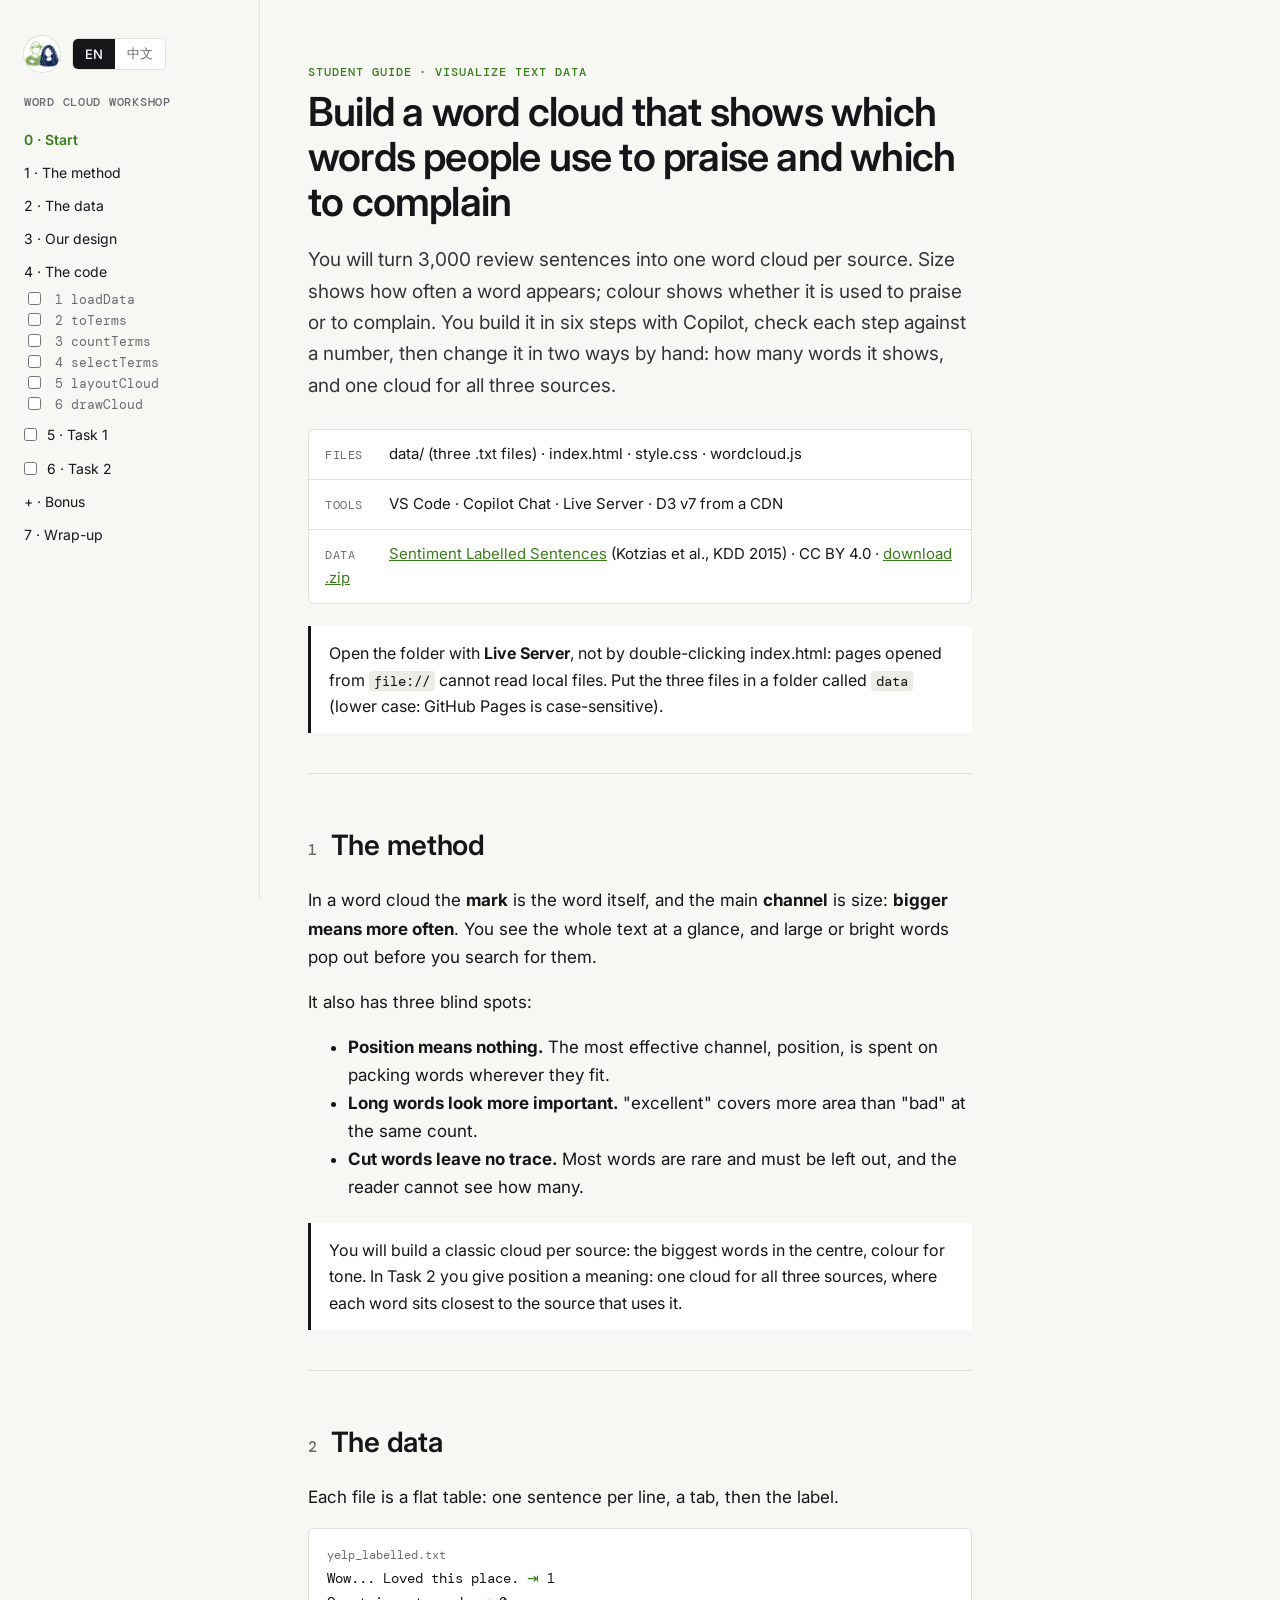
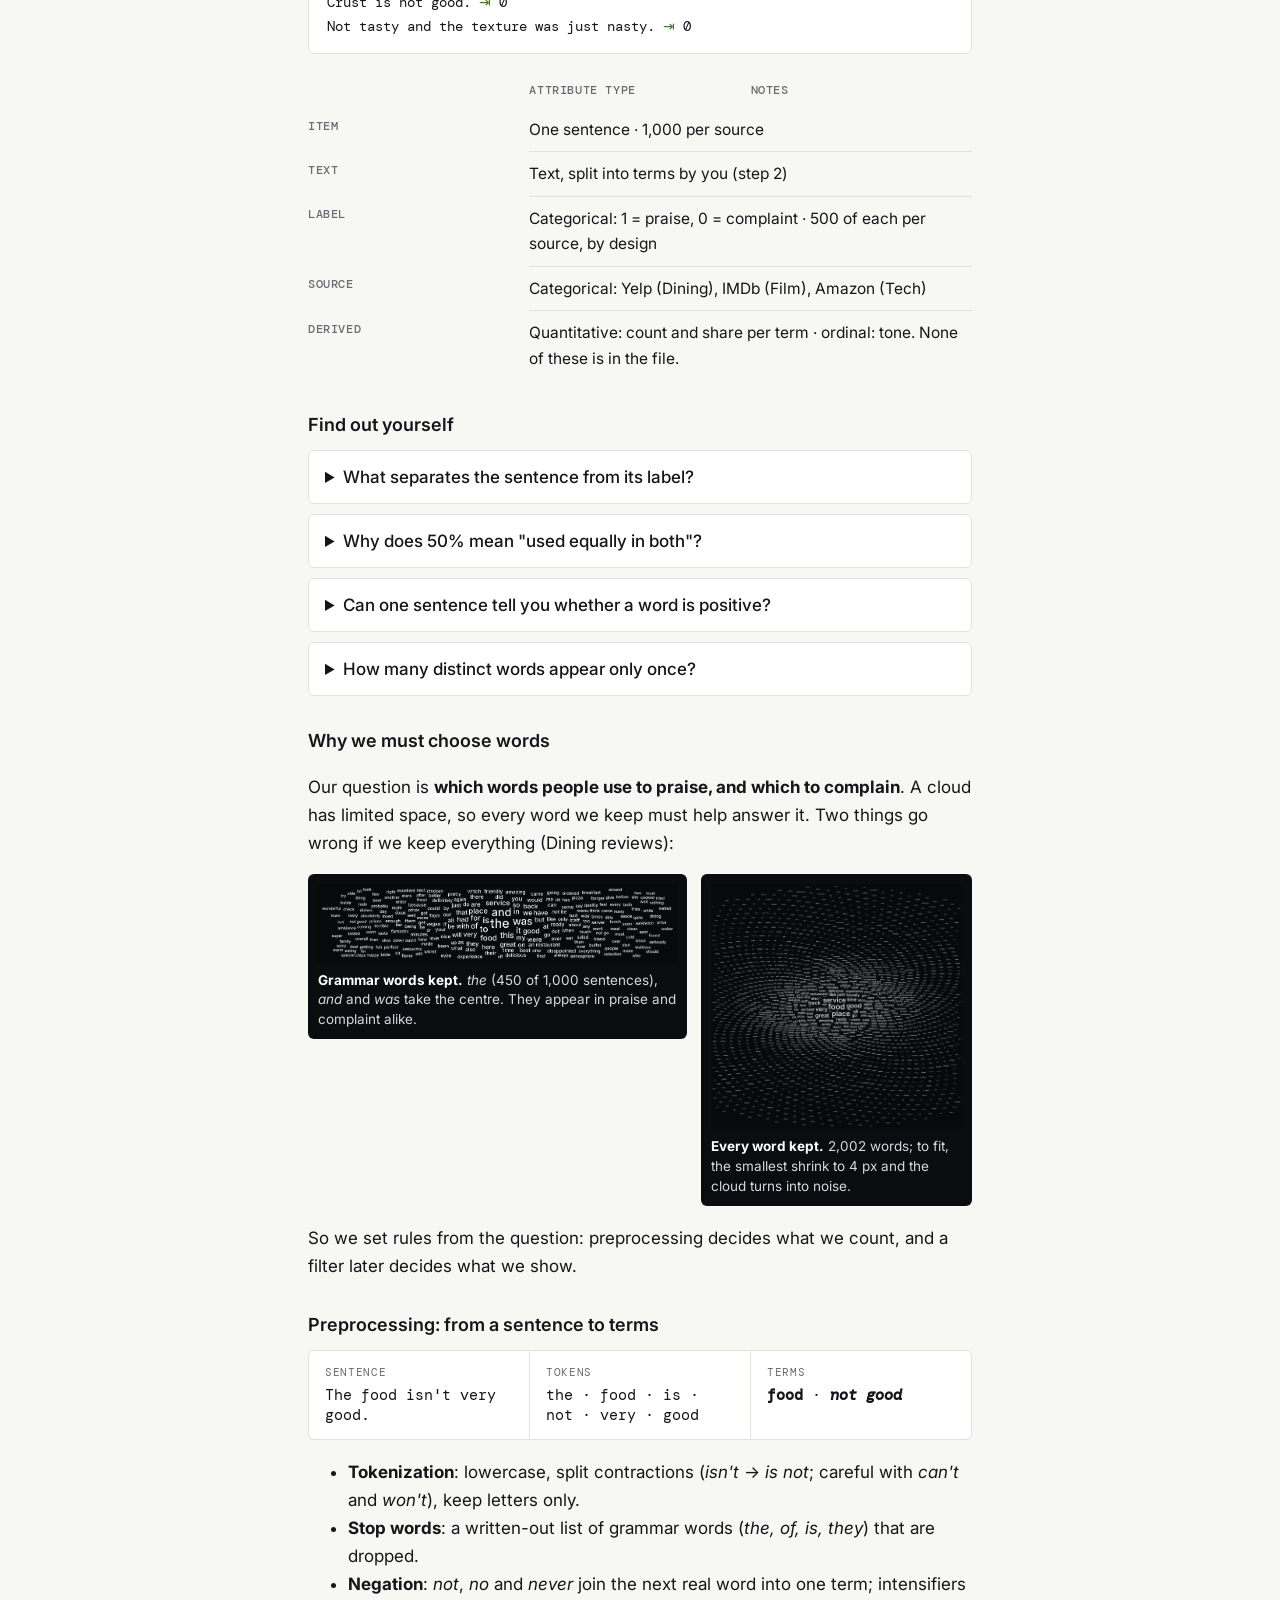
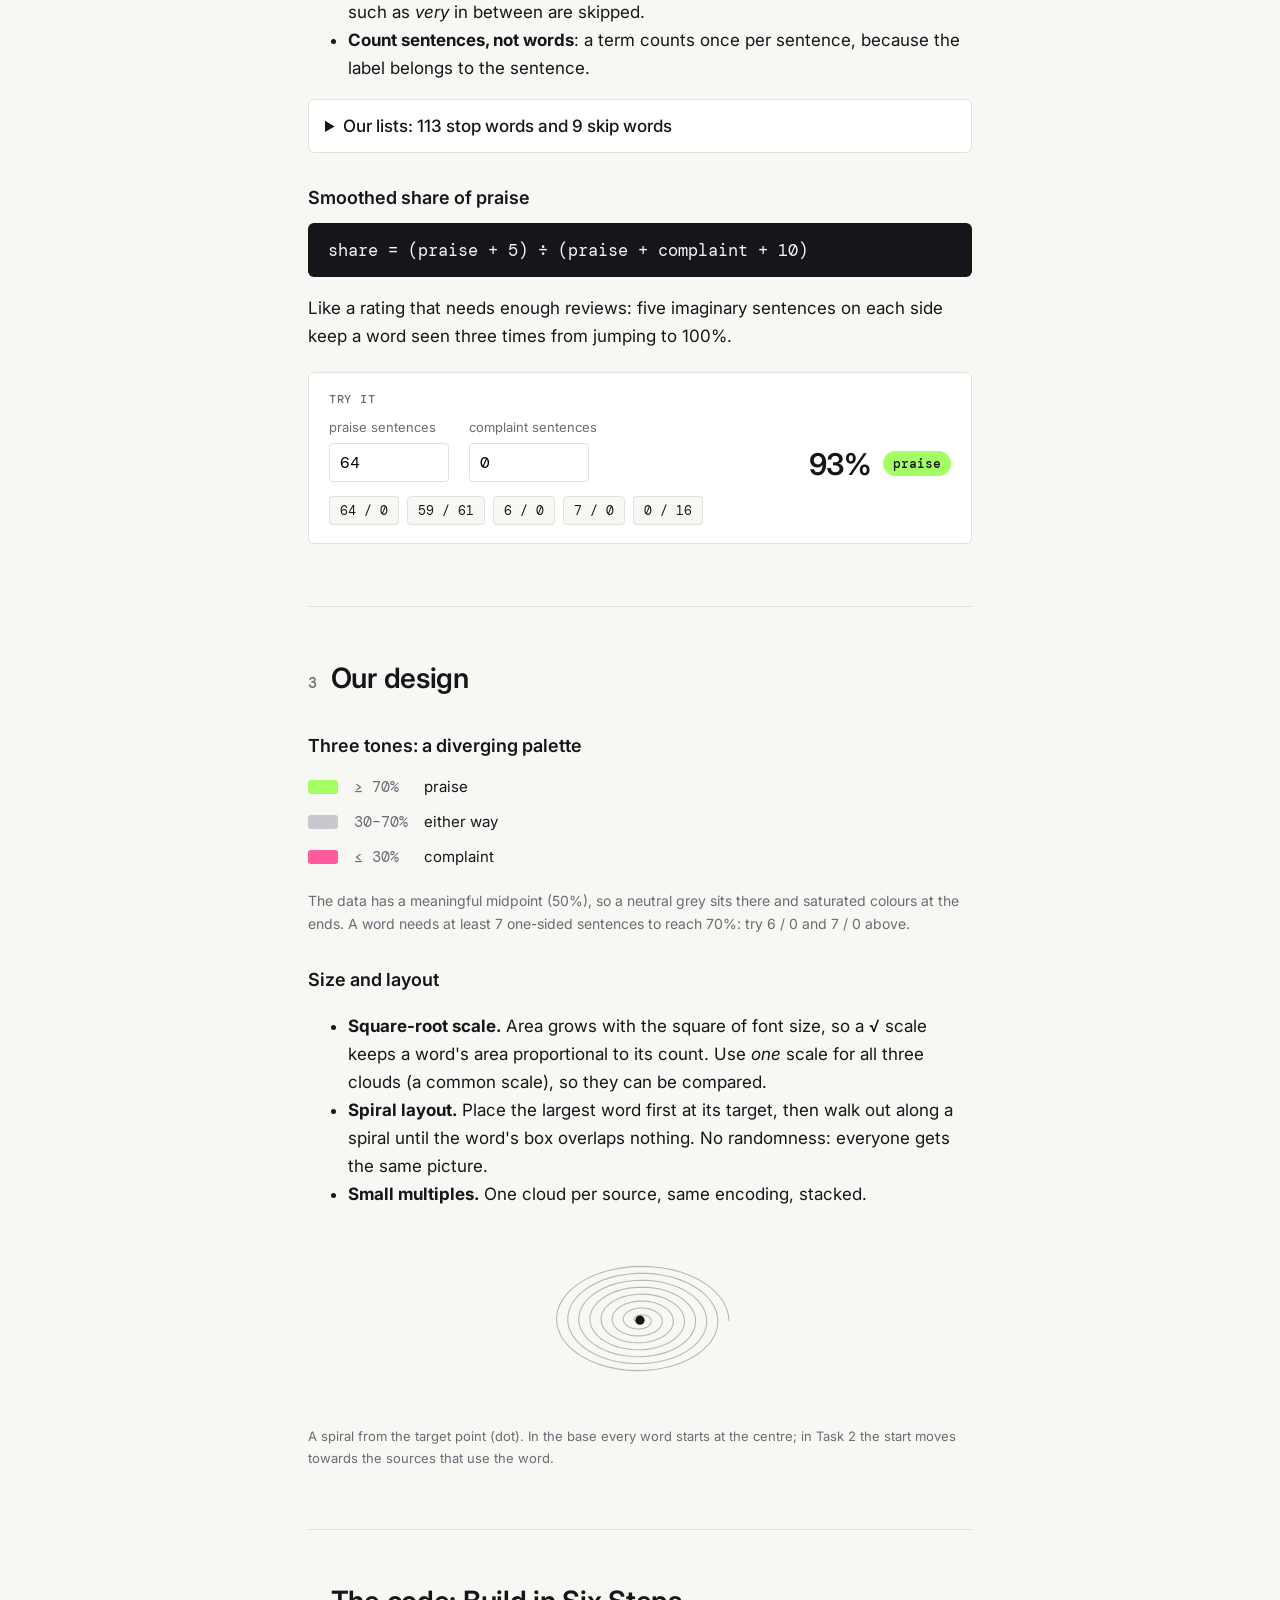
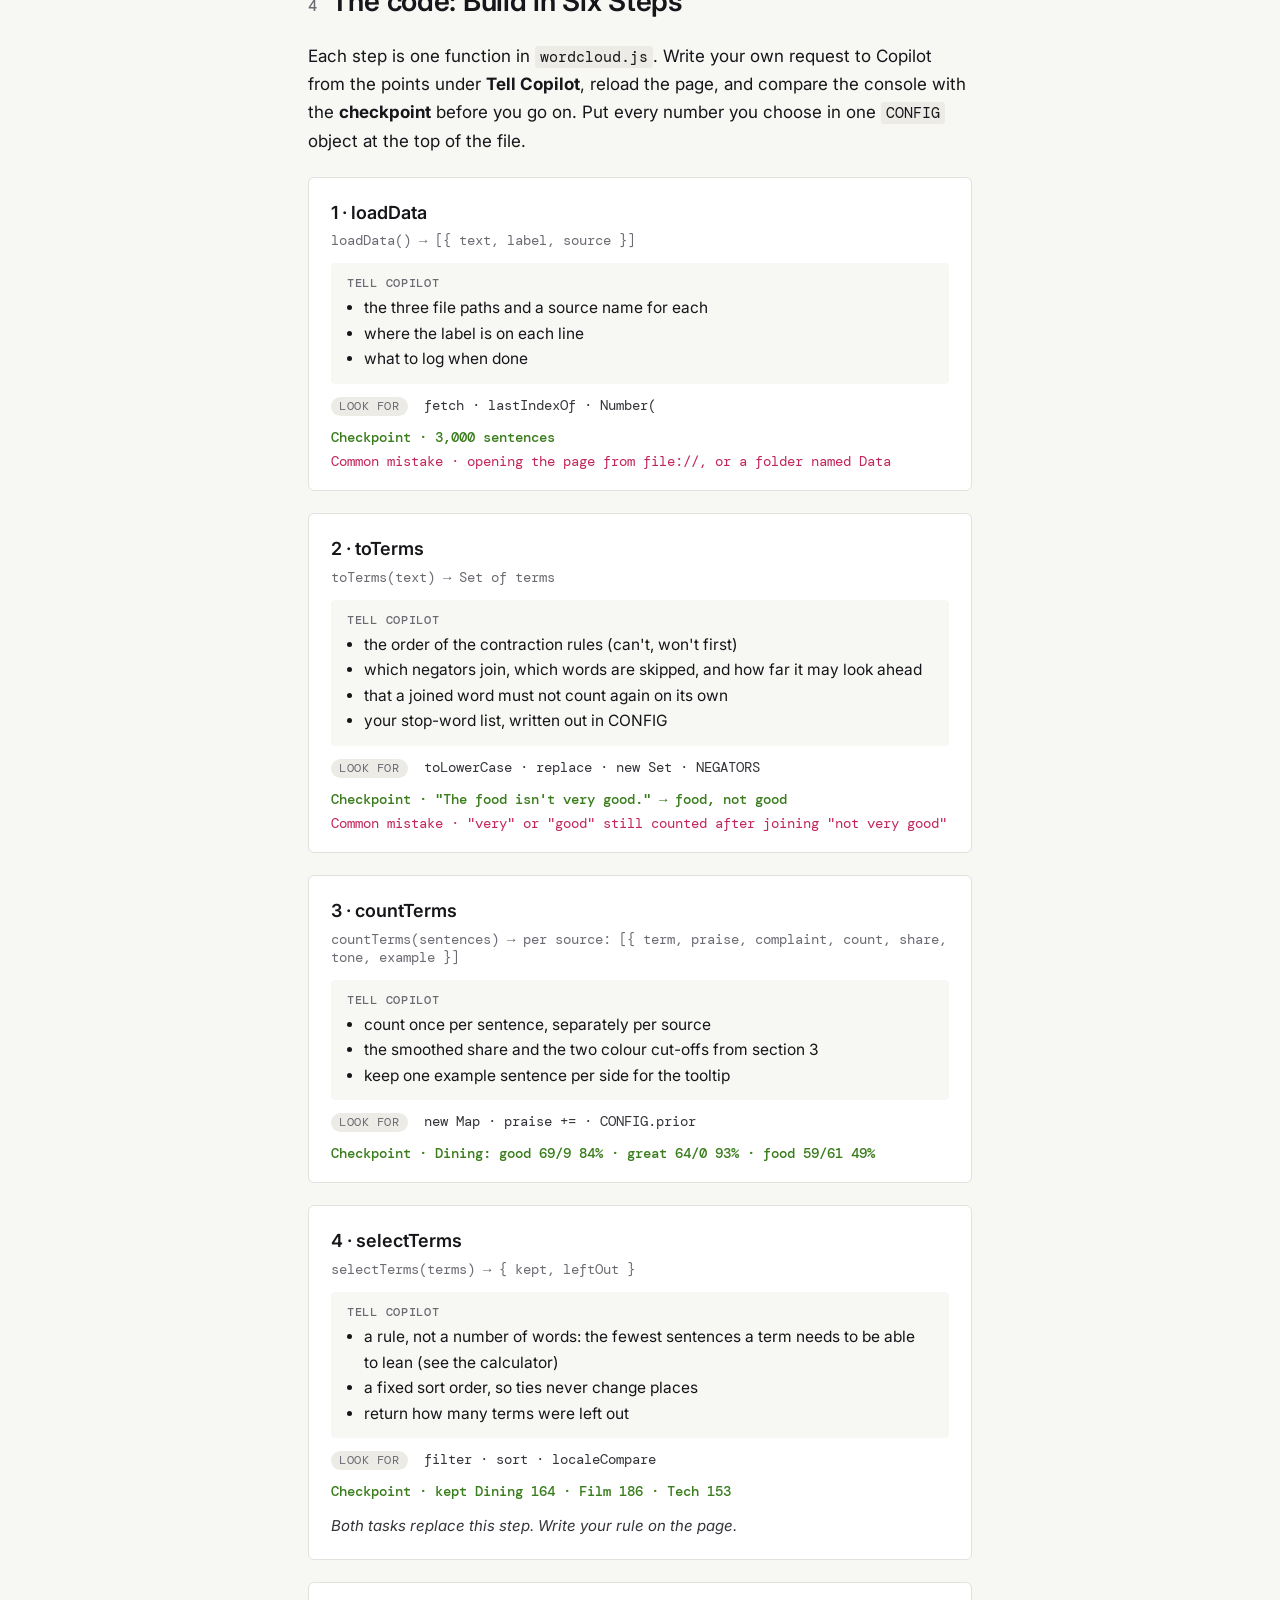
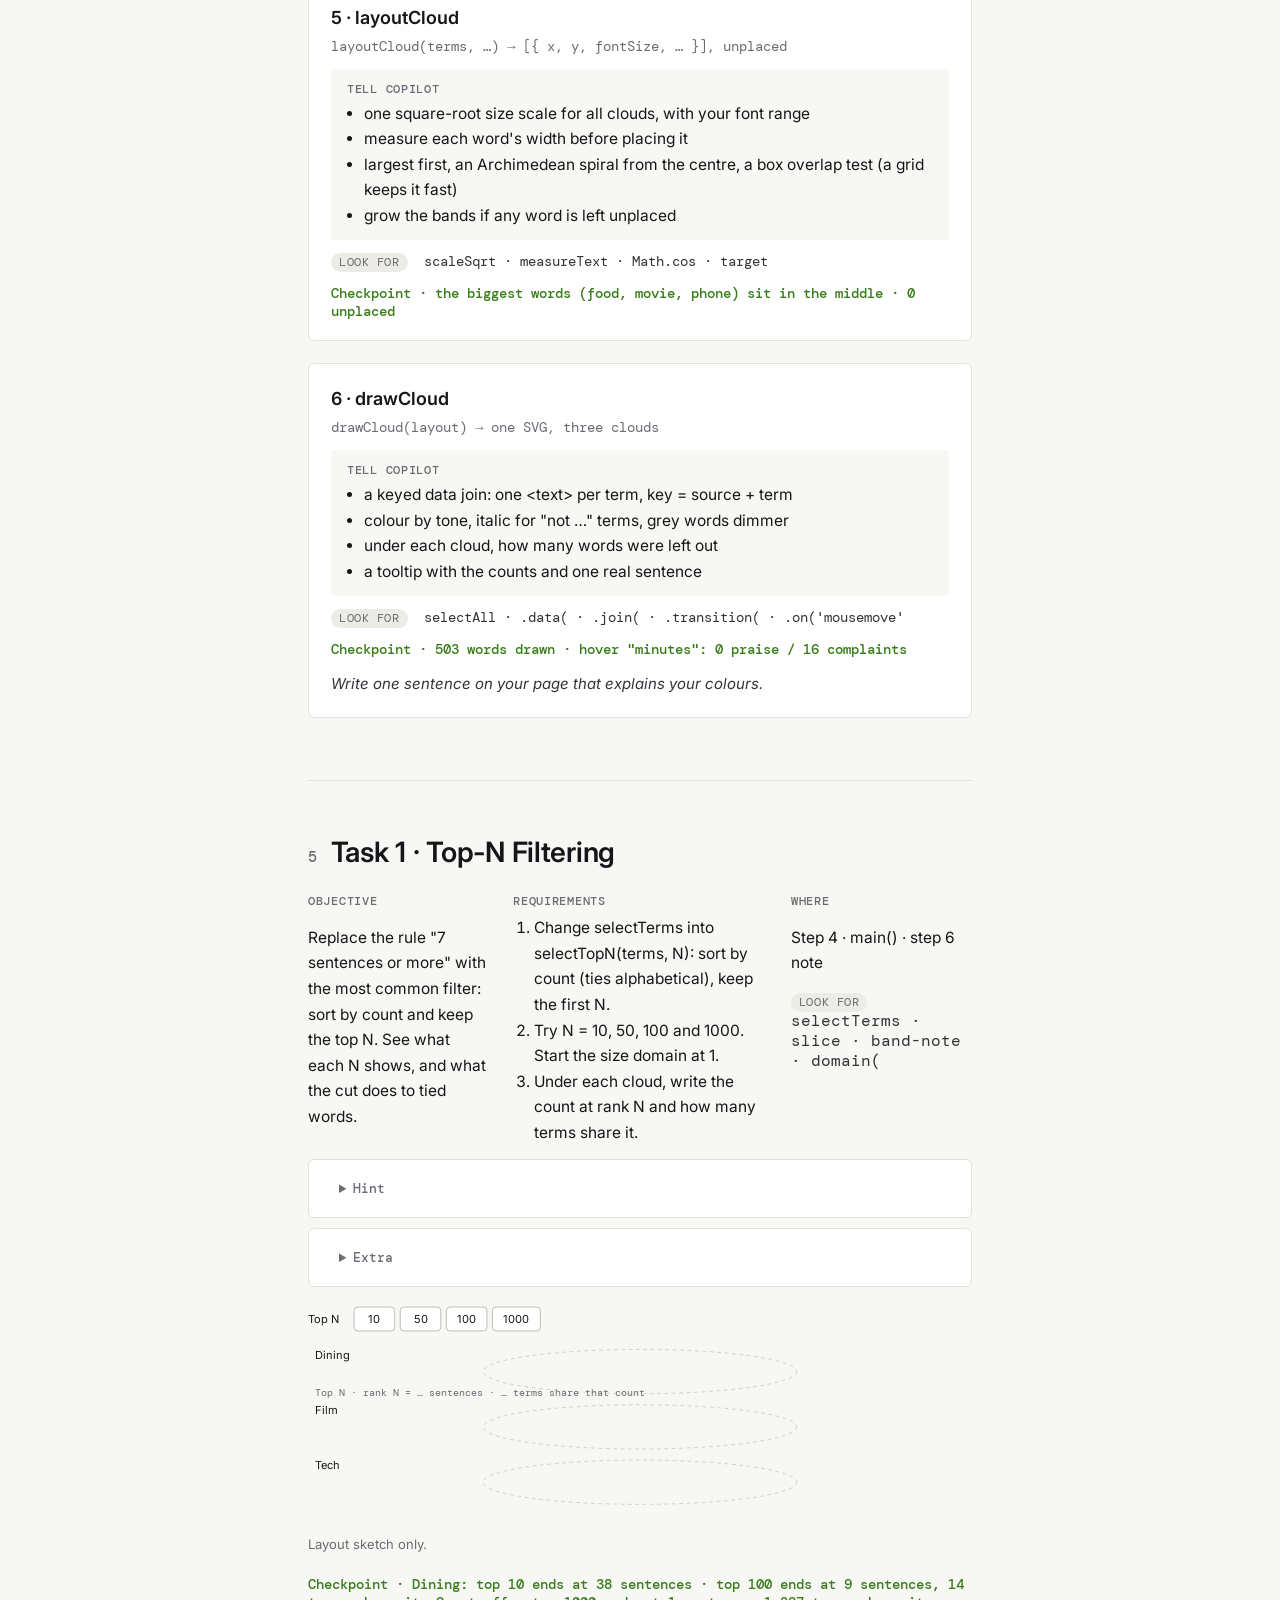
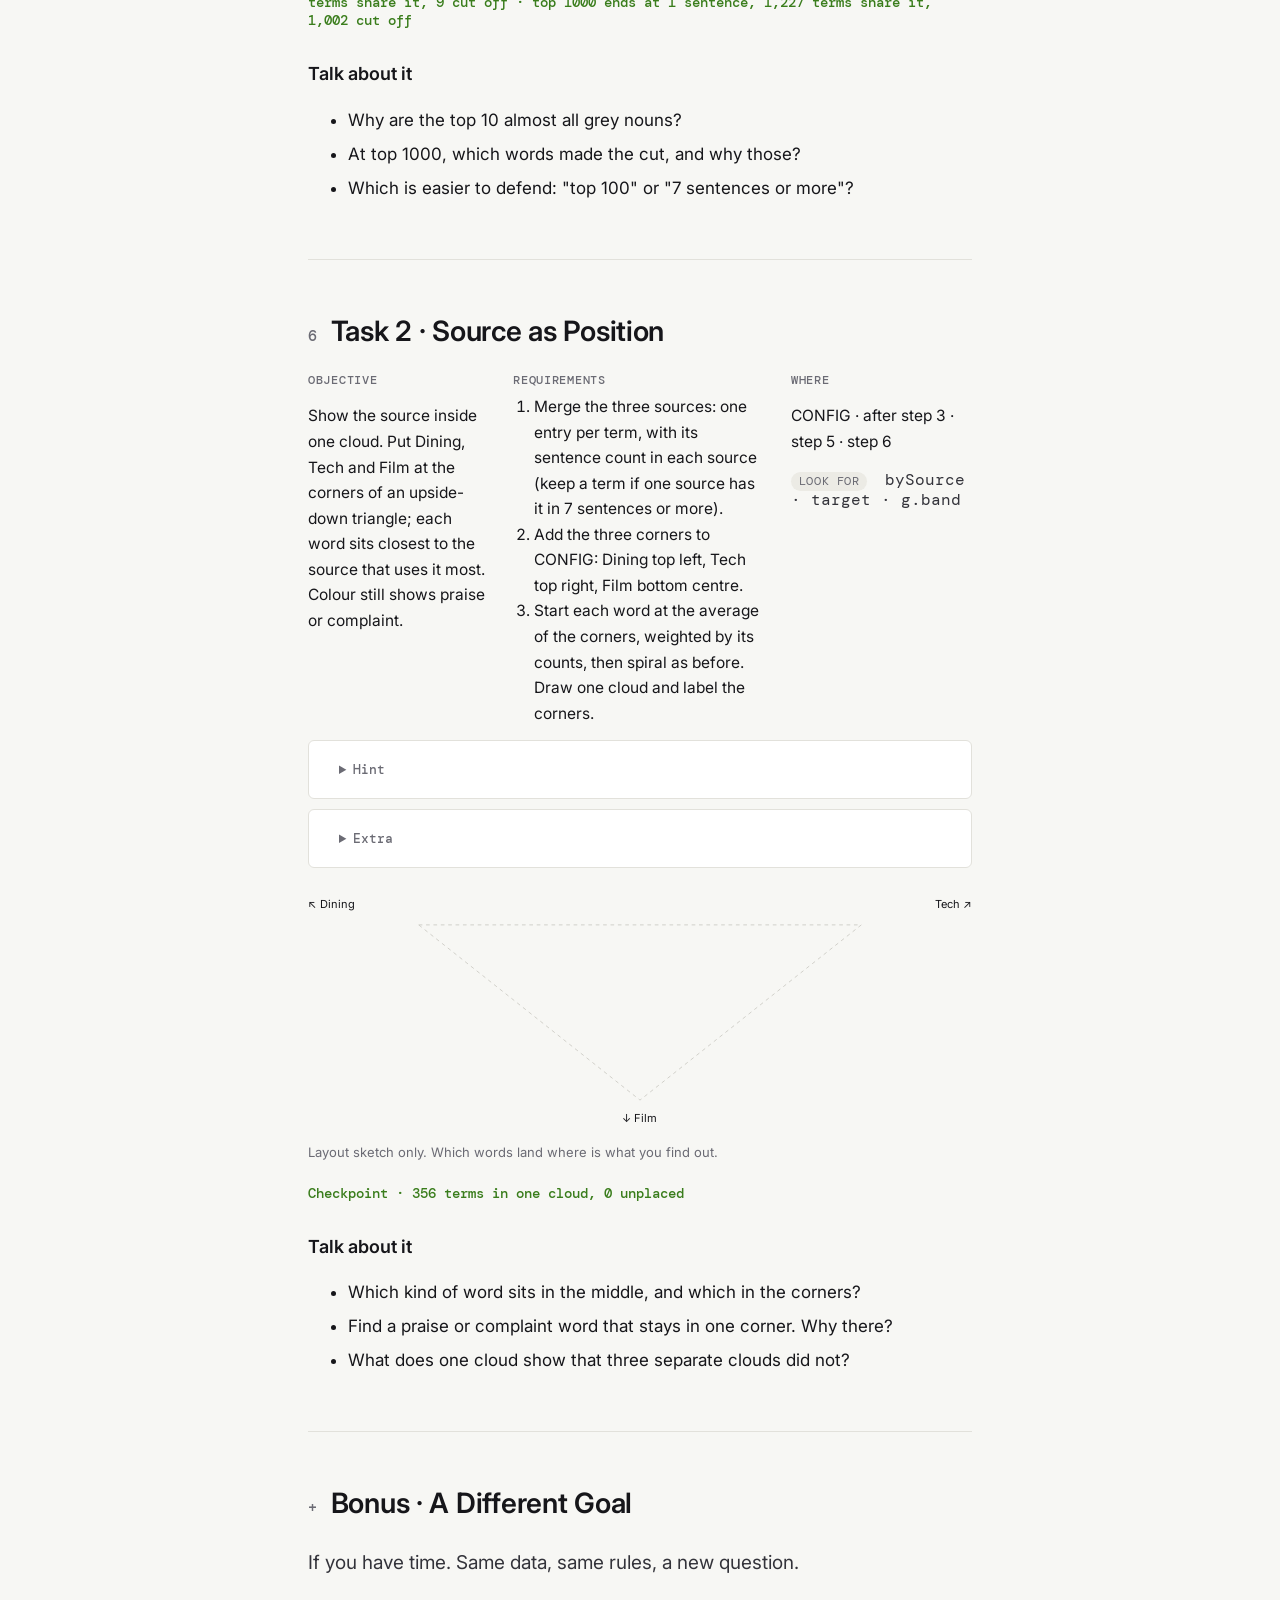
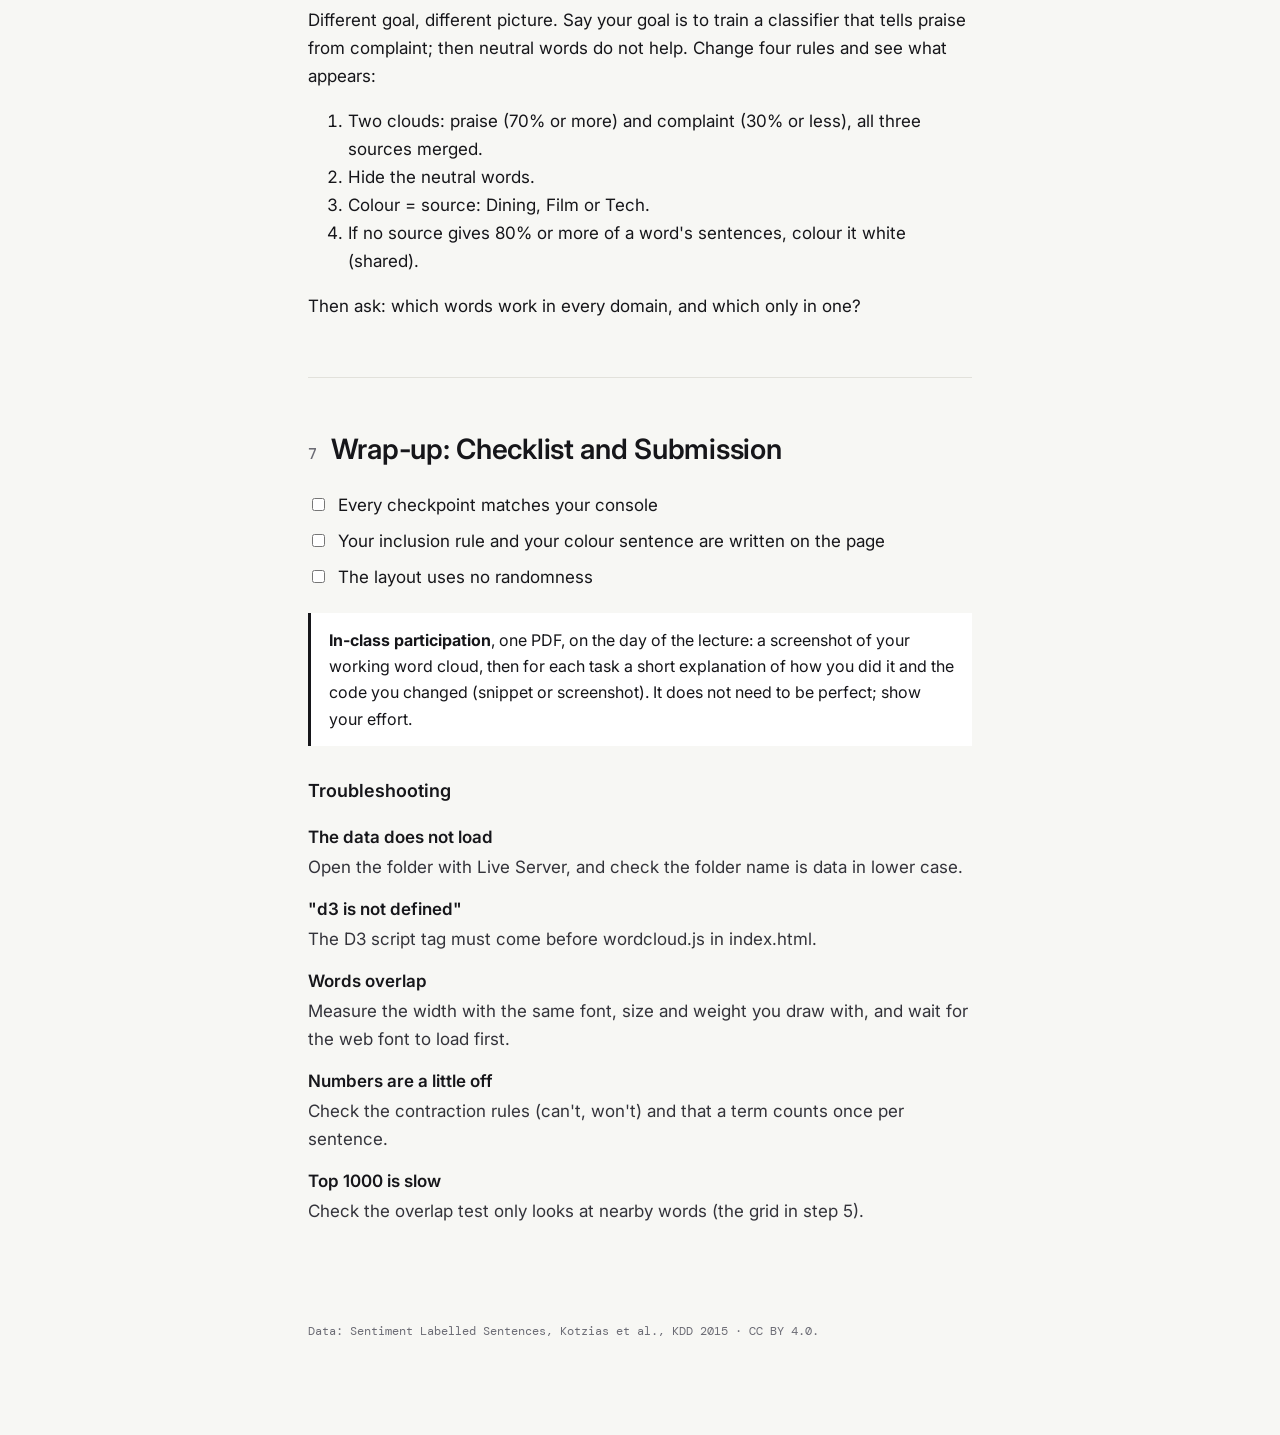
<file: student-guide/index.html>
<!doctype html>
<html lang="en" data-ui="en">
<head>
  <meta charset="utf-8">
  <meta name="viewport" content="width=device-width, initial-scale=1">
  <title>Build a word cloud with D3 · Student guide</title>
  <link rel="preconnect" href="https://fonts.googleapis.com">
  <link rel="preconnect" href="https://fonts.gstatic.com" crossorigin>
  <link href="https://fonts.googleapis.com/css2?family=DM+Mono:wght@400;500&family=Inter:wght@400;500;600&display=swap" rel="stylesheet">
  <link rel="stylesheet" href="style.css">
  <script src="guide.js" defer></script>
</head>
<body>
  <aside class="toc" aria-label="Contents">
    <div class="toc-head">
      <img class="logo" src="img/logo.png" alt="Our group">
      <div class="lang-switch" role="group" aria-label="Language">
        <button type="button" data-set-ui="en" aria-pressed="true">EN</button>
        <button type="button" data-set-ui="zh" aria-pressed="false">中文</button>
      </div>
    </div>
    <p class="toc-title">Word cloud workshop</p>
    <ol>
      <li><a href="#start"><span lang="en">0 · Start</span><span lang="zh">0 · 开始</span></a></li>
      <li><a href="#method"><span lang="en">1 · The method</span><span lang="zh">1 · 方法</span></a></li>
      <li><a href="#data"><span lang="en">2 · The data</span><span lang="zh">2 · 数据</span></a></li>
      <li><a href="#design"><span lang="en">3 · Our design</span><span lang="zh">3 · 设计</span></a></li>
      <li><a href="#build"><span lang="en">4 · The code</span><span lang="zh">4 · 代码</span></a>
        <ol class="steps-toc">
          <li><label><input type="checkbox" data-progress="s1"> 1 loadData</label></li>
          <li><label><input type="checkbox" data-progress="s2"> 2 toTerms</label></li>
          <li><label><input type="checkbox" data-progress="s3"> 3 countTerms</label></li>
          <li><label><input type="checkbox" data-progress="s4"> 4 selectTerms</label></li>
          <li><label><input type="checkbox" data-progress="s5"> 5 layoutCloud</label></li>
          <li><label><input type="checkbox" data-progress="s6"> 6 drawCloud</label></li>
        </ol>
      </li>
      <li><a href="#task1"><input type="checkbox" data-progress="t1" aria-label="Task 1 done"> <span lang="en">5 · Task 1</span><span lang="zh">5 · 任务 1</span></a></li>
      <li><a href="#task2"><input type="checkbox" data-progress="t2" aria-label="Task 2 done"> <span lang="en">6 · Task 2</span><span lang="zh">6 · 任务 2</span></a></li>
      <li><a href="#bonus"><span lang="en">+ · Bonus</span><span lang="zh">+ · 加分任务</span></a></li>
      <li><a href="#submit"><span lang="en">7 · Wrap-up</span><span lang="zh">7 · 总结</span></a></li>
    </ol>
  </aside>

  <main class="doc">

    <!-- ===================== START ===================== -->
    <section id="start">
      <p class="kicker">Student guide · Visualize Text Data</p>
      <h1 lang="en">Build a word cloud that shows which words people use to praise and which to complain</h1>
      <h1 lang="zh">做一个词云：看人们用哪些词称赞，用哪些词抱怨</h1>
      <p class="lede" lang="en">You will turn 3,000 review sentences into one word cloud per source. Size shows how often a word appears; colour shows whether it is used to praise or to complain. You build it in six steps with Copilot, check each step against a number, then change it in two ways by hand: how many words it shows, and one cloud for all three sources.</p>
      <p class="lede" lang="zh">你将把 3,000 条评论句子做成每个来源一个词云。字号表示词出现的频率；颜色表示这个词更多用于称赞还是抱怨。你会用 Copilot 分六步完成，每一步都用一个数字核对，然后手动做两处修改：显示多少个词，以及把三个来源合成一个词云。</p>
      <div class="facts">
        <div><span>Files</span>data/ (three .txt files) · index.html · style.css · wordcloud.js</div>
        <div><span>Tools</span>VS Code · Copilot Chat · Live Server · D3 v7 from a CDN</div>
        <div><span>Data</span><a href="https://archive.ics.uci.edu/dataset/331/sentiment+labelled+sentences" target="_blank" rel="noopener">Sentiment Labelled Sentences</a> (Kotzias et al., KDD 2015) · CC BY 4.0 · <a href="https://archive.ics.uci.edu/static/public/331/sentiment+labelled+sentences.zip">download .zip</a></div>
      </div>
      <p class="callout" lang="en">Open the folder with <b>Live Server</b>, not by double-clicking index.html: pages opened from <code>file://</code> cannot read local files. Put the three files in a folder called <code>data</code> (lower case: GitHub Pages is case-sensitive).</p>
      <p class="callout" lang="zh">请用 <b>Live Server</b> 打开文件夹，不要直接双击 index.html：从 <code>file://</code> 打开的页面无法读取本地文件。把三个文件放进名为 <code>data</code> 的文件夹（小写：GitHub Pages 区分大小写）。</p>
    </section>

    <!-- ===================== 1 METHOD ===================== -->
    <section id="method">
      <h2><span>1</span><b lang="en">The method</b><b lang="zh">方法</b></h2>
      <div lang="en">
        <p>In a word cloud the <b>mark</b> is the word itself, and the main <b>channel</b> is size: <b>bigger means more often</b>. You see the whole text at a glance, and large or bright words pop out before you search for them.</p>
        <p>It also has three blind spots:</p>
        <ul>
          <li><b>Position means nothing.</b> The most effective channel, position, is spent on packing words wherever they fit.</li>
          <li><b>Long words look more important.</b> "excellent" covers more area than "bad" at the same count.</li>
          <li><b>Cut words leave no trace.</b> Most words are rare and must be left out, and the reader cannot see how many.</li>
        </ul>
        <p class="callout">You will build a classic cloud per source: the biggest words in the centre, colour for tone. In Task 2 you give position a meaning: one cloud for all three sources, where each word sits closest to the source that uses it.</p>
      </div>
      <div lang="zh">
        <p>在词云中，<b>标记（mark）</b>就是词本身，主要的<b>通道（channel）</b>是大小：<b>越大表示出现越多</b>。你可以一眼看到整个文本，又大又亮的词会在你寻找之前就跳出来（popout）。</p>
        <p>它也有三个盲点：</p>
        <ul>
          <li><b>位置没有意义。</b>最有效的通道——位置——被用来把词塞进空隙。</li>
          <li><b>长词看起来更重要。</b>同样次数下，"excellent" 比 "bad" 占更大面积。</li>
          <li><b>被删掉的词不留痕迹。</b>大多数词都很少见，必须删掉，而读者看不到删了多少。</li>
        </ul>
        <p class="callout">你要为每个来源做一个经典词云：大词在中间，用颜色表示语气。在任务 2 中你会让位置有意义：把三个来源合成一个词云，每个词靠近使用它的来源。</p>
      </div>
    </section>

    <!-- ===================== 2 DATA ===================== -->
    <section id="data">
      <h2><span>2</span><b lang="en">The data</b><b lang="zh">数据</b></h2>
      <p lang="en">Each file is a flat table: one sentence per line, a tab, then the label.</p>
      <p lang="zh">每个文件都是一张扁平表：每行一句话，一个制表符（tab），然后是标签。</p>
      <pre class="raw"><span class="file">yelp_labelled.txt</span>
Wow... Loved this place.<span class="tab">⇥</span>1
Crust is not good.<span class="tab">⇥</span>0
Not tasty and the texture was just nasty.<span class="tab">⇥</span>0</pre>
      <table class="card-table">
        <thead><tr><th></th><th lang="en">Attribute type</th><th lang="zh">属性类型</th><th lang="en">Notes</th><th lang="zh">说明</th></tr></thead>
        <tr><th>Item</th><td colspan="2"><span lang="en">One sentence · 1,000 per source</span><span lang="zh">一句话 · 每个来源 1,000 句</span></td></tr>
        <tr><th>Text</th><td colspan="2"><span lang="en">Text, split into terms by you (step 2)</span><span lang="zh">文本，由你拆分成词项（第 2 步）</span></td></tr>
        <tr><th>Label</th><td colspan="2"><span lang="en">Categorical: 1 = praise, 0 = complaint · 500 of each per source, by design</span><span lang="zh">类别型：1 = 称赞，0 = 抱怨 · 每个来源各 500 句（刻意平衡）</span></td></tr>
        <tr><th>Source</th><td colspan="2"><span lang="en">Categorical: Yelp (Dining), IMDb (Film), Amazon (Tech)</span><span lang="zh">类别型：Yelp（餐饮）、IMDb（电影）、Amazon（科技）</span></td></tr>
        <tr><th>Derived</th><td colspan="2"><span lang="en">Quantitative: count and share per term · ordinal: tone. None of these is in the file.</span><span lang="zh">定量型：每个词项的句数和称赞比例 · 有序型：语气。这些都不在文件里，需要你推导（derive）。</span></td></tr>
      </table>
      <h3 lang="en">Find out yourself</h3><h3 lang="zh">自己找答案</h3>
      <details><summary><span lang="en">What separates the sentence from its label?</span><span lang="zh">句子和标签之间用什么分隔？</span></summary><p lang="en">A tab. Split on the <em>last</em> tab of the line.</p><p lang="zh">一个制表符。按每行<em>最后一个</em>制表符切分。</p></details>
      <details><summary><span lang="en">Why does 50% mean "used equally in both"?</span><span lang="zh">为什么 50% 表示"两边用得一样多"？</span></summary><p lang="en">Every source is exactly 500 praise and 500 complaint sentences, so the midpoint is a true neutral point.</p><p lang="zh">每个来源恰好 500 句称赞、500 句抱怨，所以中点就是真正的中性点。</p></details>
      <details><summary><span lang="en">Can one sentence tell you whether a word is positive?</span><span lang="zh">一句话能说明一个词是正面的吗？</span></summary><p lang="en">No. The label belongs to the whole sentence. You need many sentences, counted together.</p><p lang="zh">不能。标签属于整句话，需要把许多句子合起来统计。</p></details>
      <details><summary><span lang="en">How many distinct words appear only once?</span><span lang="zh">有多少不同的词只出现一次？</span></summary><p lang="en">About 58% of 5,069. This long tail is why every word cloud must leave words out.</p><p lang="zh">5,069 个词中约 58%。这条长尾（long tail）就是每个词云都必须舍弃一些词的原因。</p></details>
          <h3 lang="en">Why we must choose words</h3><h3 lang="zh">为什么必须挑选词语</h3>
      <p lang="en">Our question is <b>which words people use to praise, and which to complain</b>. A cloud has limited space, so every word we keep must help answer it. Two things go wrong if we keep everything (Dining reviews):</p>
      <p lang="zh">我们的问题是：<b>人们称赞时用哪些词，抱怨时用哪些词？</b>词云空间有限，保留的每个词都应帮助回答这个问题。如果全部保留，会出现两个问题（餐饮评论）：</p>
      <div class="why-pair">
        <figure><img src="img/why_nostop.png" alt=""><figcaption lang="en"><b>Grammar words kept.</b> <em>the</em> (450 of 1,000 sentences), <em>and</em> and <em>was</em> take the centre. They appear in praise and complaint alike.</figcaption><figcaption lang="zh"><b>保留语法词。</b><em>the</em>（1,000 句中 450 句）、<em>and</em>、<em>was</em> 占据中心。它们在称赞和抱怨中出现得一样多。</figcaption></figure>
        <figure><img src="img/why_all.png" alt=""><figcaption lang="en"><b>Every word kept.</b> 2,002 words; to fit, the smallest shrink to 4 px and the cloud turns into noise.</figcaption><figcaption lang="zh"><b>保留所有词。</b>共 2,002 个词；为了放下，最小的缩到 4 像素，词云变成一片噪声。</figcaption></figure>
      </div>
      <p lang="en">So we set rules from the question: preprocessing decides what we count, and a filter later decides what we show.</p>
      <p lang="zh">因此我们根据问题制定规则：预处理决定统计什么，之后的过滤决定显示什么。</p>
          <h3 lang="en">Preprocessing: from a sentence to terms</h3><h3 lang="zh">预处理：从句子到词项</h3>
      <div class="pipeline-example">
        <div><span>Sentence</span>The food isn't very good.</div>
        <div><span>Tokens</span>the · food · is · not · very · good</div>
        <div><span>Terms</span><b>food</b> · <b><em>not good</em></b></div>
      </div>
      <ul lang="en">
        <li><b>Tokenization</b>: lowercase, split contractions (<em>isn't</em> → <em>is not</em>; careful with <em>can't</em> and <em>won't</em>), keep letters only.</li>
        <li><b>Stop words</b>: a written-out list of grammar words (<em>the, of, is, they</em>) that are dropped.</li>
        <li><b>Negation</b>: <em>not</em>, <em>no</em> and <em>never</em> join the next real word into one term; intensifiers such as <em>very</em> in between are skipped.</li>
        <li><b>Count sentences, not words</b>: a term counts once per sentence, because the label belongs to the sentence.</li>
      </ul>
      <ul lang="zh">
        <li><b>分词（tokenization）</b>：转小写，拆开缩写（<em>isn't</em> → <em>is not</em>；注意 <em>can't</em> 和 <em>won't</em>），只保留字母。</li>
        <li><b>停用词（stop words）</b>：一份写明的语法词列表（<em>the, of, is, they</em>），统计前删除。</li>
        <li><b>否定处理</b>：<em>not</em>、<em>no</em>、<em>never</em> 与后面第一个实词合成一个词项；中间的 <em>very</em> 等强调词跳过。</li>
        <li><b>按句计数</b>：一个词项在一句话里只算一次，因为标签属于整句。</li>
      </ul>

      <details class="wordlist"><summary><span lang="en">Our lists: 113 stop words and 9 skip words</span><span lang="zh">我们的列表：113 个停用词和 9 个跳过词</span></summary>
        <p lang="en">Which words to drop is a judgement call, so we write ours out. Change them if you disagree, and say so in your submission.</p>
        <p lang="zh">删除哪些词是一种判断，所以我们把列表写明。如果你不同意可以修改，并在提交时说明。</p>
        <h4 lang="en">Stop words (function words) · dropped everywhere</h4><h4 lang="zh">停用词（功能词）· 全部删除</h4>
        <dl lang="en"><dt>Articles and determiners <span>7</span></dt><dd>a · an · the · this · that · these · those</dd><dt>Pronouns <span>30</span></dt><dd>i · me · my · mine · we · us · our · ours · you · your · yours · he · him · his · she · her · hers · it · its · they · them · their · theirs · myself · yourself · himself · herself · itself · ourselves · themselves</dd><dt>Question words <span>9</span></dt><dd>who · whom · whose · which · what · where · when · why · how</dd><dt>be · have · do <span>16</span></dt><dd>am · is · are · was · were · be · been · being · have · has · had · having · do · does · did · doing</dd><dt>Modal verbs <span>9</span></dt><dd>will · would · shall · should · can · could · may · might · must</dd><dt>Prepositions <span>25</span></dt><dd>of · in · on · at · by · for · with · about · against · between · into · through · during · before · after · above · below · to · from · up · down · out · off · over · under</dd><dt>Conjunctions <span>15</span></dt><dd>and · or · but · nor · so · yet · if · then · than · because · as · while · until · although · though</dd><dt>Place <span>2</span></dt><dd>there · here</dd></dl><dl lang="zh"><dt>冠词与限定词 <span>7</span></dt><dd>a · an · the · this · that · these · those</dd><dt>代词 <span>30</span></dt><dd>i · me · my · mine · we · us · our · ours · you · your · yours · he · him · his · she · her · hers · it · its · they · them · their · theirs · myself · yourself · himself · herself · itself · ourselves · themselves</dd><dt>疑问词 <span>9</span></dt><dd>who · whom · whose · which · what · where · when · why · how</dd><dt>be · have · do <span>16</span></dt><dd>am · is · are · was · were · be · been · being · have · has · had · having · do · does · did · doing</dd><dt>情态动词 <span>9</span></dt><dd>will · would · shall · should · can · could · may · might · must</dd><dt>介词 <span>25</span></dt><dd>of · in · on · at · by · for · with · about · against · between · into · through · during · before · after · above · below · to · from · up · down · out · off · over · under</dd><dt>连词 <span>15</span></dt><dd>and · or · but · nor · so · yet · if · then · than · because · as · while · until · although · though</dd><dt>地点 <span>2</span></dt><dd>there · here</dd></dl>
        <p lang="en">Kept on purpose: <em>not, no, never</em> (they join the next word) and every word that can carry a judgement, such as <em>good</em> or <em>bad</em>. Single letters are dropped by a length rule, not the list.</p>
        <p lang="zh">特意保留：<em>not、no、never</em>（与后面的词合并），以及所有可能带有评价的词，如 <em>good</em>、<em>bad</em>。单个字母由长度规则删除，不在列表中。</p>
        <h4 lang="en">Skip words · only after a negator</h4><h4 lang="zh">跳过词 · 只在否定词之后</h4>
        <dl><dt>Intensifiers <span>9</span></dt><dd>very · really · too · quite · all · even · ever · much · more</dd></dl>
        <p lang="en">After <em>not / no / never</em>, the code looks past up to two stop words or skip words to find the word to join: <em>isn't very good</em> → <em>not good</em>. Anywhere else, skip words stay as ordinary terms.</p>
        <p lang="zh">在 <em>not / no / never</em> 之后，代码最多越过两个停用词或跳过词，找到要合并的词：<em>isn't very good</em> → <em>not good</em>。在其他位置，跳过词仍是普通词项。</p>
      </details>

      <h3 lang="en">Smoothed share of praise</h3><h3 lang="zh">平滑后的称赞比例</h3>
      <p class="formula">share = (praise + 5) ÷ (praise + complaint + 10)</p>
      <p lang="en">Like a rating that needs enough reviews: five imaginary sentences on each side keep a word seen three times from jumping to 100%.</p>
      <p lang="zh">就像评分需要足够多的评价：两边各加 5 个"虚拟句子"，让只出现 3 次的词不会直接跳到 100%。</p>
      <div class="calc" id="calc">
        <p class="calc-title" lang="en">Try it</p><p class="calc-title" lang="zh">试一试</p>
        <div class="calc-row">
          <label><span lang="en">praise sentences</span><span lang="zh">称赞句数</span> <input type="number" id="calc-praise" min="0" value="64"></label>
          <label><span lang="en">complaint sentences</span><span lang="zh">抱怨句数</span> <input type="number" id="calc-complaint" min="0" value="0"></label>
          <div class="calc-out"><span id="calc-share">—</span><span class="chip" id="calc-tone">—</span></div>
        </div>
        <div class="calc-examples">
          <button type="button" data-p="64" data-c="0">64 / 0</button>
          <button type="button" data-p="59" data-c="61">59 / 61</button>
          <button type="button" data-p="6" data-c="0">6 / 0</button>
          <button type="button" data-p="7" data-c="0">7 / 0</button>
          <button type="button" data-p="0" data-c="16">0 / 16</button>
        </div>
      </div>

    </section>

    <!-- ===================== 3 DESIGN ===================== -->
    <section id="design">
      <h2><span>3</span><b lang="en">Our design</b><b lang="zh">设计</b></h2>
      <h3 lang="en">Three tones: a diverging palette</h3><h3 lang="zh">三种语气：发散型配色</h3>
      <table class="tones">
        <tr><td><i class="sw praise"></i></td><td>≥ 70%</td><td><span lang="en">praise</span><span lang="zh">称赞</span></td></tr>
        <tr><td><i class="sw neutral"></i></td><td>30–70%</td><td><span lang="en">either way</span><span lang="zh">两边都用</span></td></tr>
        <tr><td><i class="sw complaint"></i></td><td>≤ 30%</td><td><span lang="en">complaint</span><span lang="zh">抱怨</span></td></tr>
      </table>
      <p class="small" lang="en">The data has a meaningful midpoint (50%), so a neutral grey sits there and saturated colours at the ends. A word needs at least 7 one-sided sentences to reach 70%: try 6 / 0 and 7 / 0 above.</p>
      <p class="small" lang="zh">数据有一个有意义的中点（50%），所以中点用中性灰，两端用饱和色。一个词至少需要 7 句同一边的句子才能达到 70%：试试上面的 6 / 0 和 7 / 0。</p>

      <h3 lang="en">Size and layout</h3><h3 lang="zh">字号与布局</h3>
      <ul lang="en">
        <li><b>Square-root scale.</b> Area grows with the square of font size, so a √ scale keeps a word's area proportional to its count. Use <em>one</em> scale for all three clouds (a common scale), so they can be compared.</li>
        <li><b>Spiral layout.</b> Place the largest word first at its target, then walk out along a spiral until the word's box overlaps nothing. No randomness: everyone gets the same picture.</li>
        <li><b>Small multiples.</b> One cloud per source, same encoding, stacked.</li>
      </ul>
      <ul lang="zh">
        <li><b>平方根比例尺。</b>面积随字号的平方增长，所以用 √ 比例尺让词的面积与次数成正比。三个词云共用<em>一个</em>比例尺（共同尺度），才能互相比较。</li>
        <li><b>螺旋布局。</b>最大的词先放在目标位置，其余的词沿螺旋向外走，直到不与任何词重叠。不用随机数：每个人得到相同的图。</li>
        <li><b>小多图（small multiples）。</b>每个来源一个词云，编码相同，上下排列。</li>
      </ul>
      <figure class="wire" aria-label="Sketch of an Archimedean spiral starting from a target point">
        <svg viewBox="0 0 720 200" role="img" id="spiral-sketch"></svg>
        <figcaption lang="en">A spiral from the target point (dot). In the base every word starts at the centre; in Task 2 the start moves towards the sources that use the word.</figcaption>
        <figcaption lang="zh">从目标点（圆点）出发的螺旋。基础版中每个词都从中心出发；任务 2 中起点移向使用这个词的来源。</figcaption>
      </figure>
        </section>

    <!-- ===================== 4 BUILD ===================== -->
    <section id="build">
      <h2><span>4</span><b lang="en">The code: Build in Six Steps</b><b lang="zh">代码：六步搭建</b></h2>
      <p lang="en">Each step is one function in <code>wordcloud.js</code>. Write your own request to Copilot from the points under <b>Tell Copilot</b>, reload the page, and compare the console with the <b>checkpoint</b> before you go on. Put every number you choose in one <code>CONFIG</code> object at the top of the file.</p>
      <p lang="zh">每一步是 <code>wordcloud.js</code> 里的一个函数。根据 <b>告诉 Copilot</b> 下面的要点，自己写给 Copilot 的请求，刷新页面，并在继续之前把控制台输出和<b>检查点</b>对比。把你选定的所有数字放进文件顶部的一个 <code>CONFIG</code> 对象。</p>

      <article class="step" id="s1">
        <h3>1 · loadData</h3>
        <p class="sig">loadData() → [{ text, label, source }]</p>
        <div class="ask"><b lang="en">Tell Copilot</b><b lang="zh">告诉 Copilot</b>
          <ul lang="en"><li>the three file paths and a source name for each</li><li>where the label is on each line</li><li>what to log when done</li></ul>
          <ul lang="zh"><li>三个文件路径以及各自的来源名</li><li>每行的标签在哪里</li><li>完成后在控制台输出什么</li></ul>
        </div>
        <p class="look"><span>Look for</span> fetch · lastIndexOf · Number(</p>
        <p class="checkpoint">Checkpoint · 3,000 sentences</p>
        <p class="mistake" lang="en">Common mistake · opening the page from file://, or a folder named Data</p>
        <p class="mistake" lang="zh">常见错误 · 从 file:// 打开页面，或文件夹名写成 Data</p>
      </article>

      <article class="step" id="s2">
        <h3>2 · toTerms</h3>
        <p class="sig">toTerms(text) → Set of terms</p>
        <div class="ask"><b lang="en">Tell Copilot</b><b lang="zh">告诉 Copilot</b>
          <ul lang="en"><li>the order of the contraction rules (can't, won't first)</li><li>which negators join, which words are skipped, and how far it may look ahead</li><li>that a joined word must not count again on its own</li><li>your stop-word list, written out in CONFIG</li></ul>
          <ul lang="zh"><li>缩写规则的顺序（先处理 can't、won't）</li><li>哪些否定词要合并、哪些词跳过、最多往后看几个词</li><li>被合并的词不能再单独计数</li><li>写在 CONFIG 里的停用词表</li></ul>
        </div>
        <p class="look"><span>Look for</span> toLowerCase · replace · new Set · NEGATORS</p>
        <p class="checkpoint">Checkpoint · "The food isn't very good." → food, not good</p>
        <p class="mistake" lang="en">Common mistake · "very" or "good" still counted after joining "not very good"</p>
        <p class="mistake" lang="zh">常见错误 · 合并 "not very good" 后仍单独计算了 "very" 或 "good"</p>
      </article>

      <article class="step" id="s3">
        <h3>3 · countTerms</h3>
        <p class="sig">countTerms(sentences) → per source: [{ term, praise, complaint, count, share, tone, example }]</p>
        <div class="ask"><b lang="en">Tell Copilot</b><b lang="zh">告诉 Copilot</b>
          <ul lang="en"><li>count once per sentence, separately per source</li><li>the smoothed share and the two colour cut-offs from section 3</li><li>keep one example sentence per side for the tooltip</li></ul>
          <ul lang="zh"><li>按句计数，每个来源分开统计</li><li>第 3 节的平滑比例和两个颜色分界</li><li>每边保留一句例句，供提示框使用</li></ul>
        </div>
        <p class="look"><span>Look for</span> new Map · praise += · CONFIG.prior</p>
        <p class="checkpoint">Checkpoint · Dining: good 69/9 84% · great 64/0 93% · food 59/61 49%</p>
      </article>

      <article class="step" id="s4">
        <h3>4 · selectTerms</h3>
        <p class="sig">selectTerms(terms) → { kept, leftOut }</p>
        <div class="ask"><b lang="en">Tell Copilot</b><b lang="zh">告诉 Copilot</b>
          <ul lang="en"><li>a rule, not a number of words: the fewest sentences a term needs to be able to lean (see the calculator)</li><li>a fixed sort order, so ties never change places</li><li>return how many terms were left out</li></ul>
          <ul lang="zh"><li>用规则而不是固定数量：一个词项至少要有多少句才"可能"偏向一边（看计算器）</li><li>固定的排序方式，让并列项不会换位置</li><li>返回被删掉的词项数量</li></ul>
        </div>
        <p class="look"><span>Look for</span> filter · sort · localeCompare</p>
        <p class="checkpoint">Checkpoint · kept Dining 164 · Film 186 · Tech 153</p>
        <p class="hint" lang="en">Both tasks replace this step. Write your rule on the page.</p>
        <p class="hint" lang="zh">两个任务都会替换这一步。请把你的规则写在页面上。</p>
      </article>

      <article class="step" id="s5">
        <h3>5 · layoutCloud</h3>
        <p class="sig">layoutCloud(terms, …) → [{ x, y, fontSize, … }], unplaced</p>
        <div class="ask"><b lang="en">Tell Copilot</b><b lang="zh">告诉 Copilot</b>
          <ul lang="en"><li>one square-root size scale for all clouds, with your font range</li><li>measure each word's width before placing it</li><li>largest first, an Archimedean spiral from the centre, a box overlap test (a grid keeps it fast)</li><li>grow the bands if any word is left unplaced</li></ul>
          <ul lang="zh"><li>三个词云共用一个平方根字号比例尺，以及你的字号范围</li><li>放置前先测量每个词的宽度</li><li>从大到小，从中心出发的阿基米德螺旋，矩形重叠检测（用网格加速）</li><li>如果有词放不下，就加高区域</li></ul>
        </div>
        <p class="look"><span>Look for</span> scaleSqrt · measureText · Math.cos · target</p>
        <p class="checkpoint">Checkpoint · the biggest words (food, movie, phone) sit in the middle · 0 unplaced</p>
      </article>

      <article class="step" id="s6">
        <h3>6 · drawCloud</h3>
        <p class="sig">drawCloud(layout) → one SVG, three clouds</p>
        <div class="ask"><b lang="en">Tell Copilot</b><b lang="zh">告诉 Copilot</b>
          <ul lang="en"><li>a keyed data join: one &lt;text&gt; per term, key = source + term</li><li>colour by tone, italic for "not …" terms, grey words dimmer</li><li>under each cloud, how many words were left out</li><li>a tooltip with the counts and one real sentence</li></ul>
          <ul lang="zh"><li>带 key 的数据绑定：每个词项一个 &lt;text&gt;，key = 来源 + 词项</li><li>按语气上色，"not …" 词项用斜体，灰色词调暗</li><li>每个词云下方写出被删掉的词数</li><li>显示计数和一句真实例句的提示框</li></ul>
        </div>
        <p class="look"><span>Look for</span> selectAll · .data( · .join( · .transition( · .on('mousemove'</p>
        <p class="checkpoint">Checkpoint · 503 words drawn · hover "minutes": 0 praise / 16 complaints</p>
        <p class="hint" lang="en">Write one sentence on your page that explains your colours.</p>
        <p class="hint" lang="zh">在页面上写一句话，说明你的配色。</p>
      </article>
    </section>

    <!-- ===================== TASK 1 ===================== -->
    <section id="task1">
      <h2><span>5</span><b lang="en">Task 1 · Top-N Filtering</b><b lang="zh">任务 1 · 前 N 个筛选</b></h2>
      <div class="brief">
        <div><h4 lang="en">Objective</h4><h4 lang="zh">目标</h4>
          <p lang="en">Replace the rule "7 sentences or more" with the most common filter: sort by count and keep the top N. See what each N shows, and what the cut does to tied words.</p>
          <p lang="zh">把"至少 7 句"的规则换成最常见的筛选方式：按句数排序，保留前 N 个。看看不同的 N 显示了什么，以及截断对并列的词有什么影响。</p></div>
        <div><h4 lang="en">Requirements</h4><h4 lang="zh">要求</h4>
          <ol lang="en"><li>Change selectTerms into selectTopN(terms, N): sort by count (ties alphabetical), keep the first N.</li><li>Try N = 10, 50, 100 and 1000. Start the size domain at 1.</li><li>Under each cloud, write the count at rank N and how many terms share it.</li></ol>
          <ol lang="zh"><li>把 selectTerms 改成 selectTopN(terms, N)：按句数排序（并列按字母），保留前 N 个。</li><li>分别试 N = 10、50、100、1000。字号比例尺的定义域从 1 开始。</li><li>在每个词云下方写出第 N 名的句数，以及有多少词项与它并列。</li></ol></div>
        <div><h4 lang="en">Where</h4><h4 lang="zh">位置</h4>
          <p>Step 4 · main() · step 6 note</p><p class="look"><span>Look for</span> selectTerms · slice · band-note · domain(</p></div>
      </div>
      <details class="hint-box"><summary lang="en">Hint</summary><summary lang="zh">提示</summary><p lang="en">Ties: count every term whose count equals the count of the N-th term. The ones after position N are cut off only because of the alphabet.</p><p lang="zh">并列：数一数有多少词项的句数等于第 N 名。排在第 N 名之后的那些，只是因为字母顺序被截掉了。</p></details>
      <details class="hint-box"><summary lang="en">Extra</summary><summary lang="zh">额外</summary><p lang="en">Buttons for 10 / 50 / 100 / 1000 that redraw the clouds.</p><p lang="zh">加 10 / 50 / 100 / 1000 按钮，点击后重画词云。</p></details>
      <figure class="wire" aria-label="Layout sketch: four buttons above three empty cloud areas">
        <svg viewBox="0 0 720 230" role="img">
          <text x="0" y="17" class="w-label">Top N</text>
          <rect x="50" y="0" width="44" height="26" rx="4" class="w-control"/><text x="72" y="17" text-anchor="middle" class="w-label">10</text>
          <rect x="100" y="0" width="44" height="26" rx="4" class="w-control"/><text x="122" y="17" text-anchor="middle" class="w-label">50</text>
          <rect x="150" y="0" width="44" height="26" rx="4" class="w-control"/><text x="172" y="17" text-anchor="middle" class="w-label">100</text>
          <rect x="200" y="0" width="52" height="26" rx="4" class="w-control"/><text x="226" y="17" text-anchor="middle" class="w-label">1000</text>
          <g transform="translate(0,40)"><text x="8" y="16" class="w-label">Dining</text><ellipse cx="360" cy="30" rx="170" ry="24" class="w-cloud"/><text x="8" y="56" class="w-note">Top N · rank N = … sentences · … terms share that count</text></g>
          <g transform="translate(0,100)"><text x="8" y="16" class="w-label">Film</text><ellipse cx="360" cy="30" rx="170" ry="24" class="w-cloud"/></g>
          <g transform="translate(0,160)"><text x="8" y="16" class="w-label">Tech</text><ellipse cx="360" cy="30" rx="170" ry="24" class="w-cloud"/></g>
        </svg>
        <figcaption lang="en">Layout sketch only.</figcaption><figcaption lang="zh">仅为布局草图。</figcaption>
      </figure>
      <p class="checkpoint">Checkpoint · Dining: top 10 ends at 38 sentences · top 100 ends at 9 sentences, 14 terms share it, 9 cut off · top 1000 ends at 1 sentence, 1,227 terms share it, 1,002 cut off</p>
      <h3 lang="en">Talk about it</h3><h3 lang="zh">讨论</h3>
      <ul class="questions" lang="en"><li>Why are the top 10 almost all grey nouns?</li><li>At top 1000, which words made the cut, and why those?</li><li>Which is easier to defend: "top 100" or "7 sentences or more"?</li></ul>
      <ul class="questions" lang="zh"><li>为什么前 10 个几乎都是灰色名词？</li><li>前 1000 个中，哪些词被选中了？为什么是它们？</li><li>"前 100 个"和"至少 7 句"，哪个更站得住脚？</li></ul>
    </section>

    <!-- ===================== TASK 2 ===================== -->
    <section id="task2">
      <h2><span>6</span><b lang="en">Task 2 · Source as Position</b><b lang="zh">任务 2 · 用位置表示来源</b></h2>
      <div class="brief">
        <div><h4 lang="en">Objective</h4><h4 lang="zh">目标</h4>
          <p lang="en">Show the source inside one cloud. Put Dining, Tech and Film at the corners of an upside-down triangle; each word sits closest to the source that uses it most. Colour still shows praise or complaint.</p>
          <p lang="zh">在一个词云里表现来源。把 Dining、Tech、Film 放在倒三角形的三个角上；每个词靠近最常使用它的来源。颜色仍然表示称赞或抱怨。</p></div>
        <div><h4 lang="en">Requirements</h4><h4 lang="zh">要求</h4>
          <ol lang="en"><li>Merge the three sources: one entry per term, with its sentence count in each source (keep a term if one source has it in 7 sentences or more).</li><li>Add the three corners to CONFIG: Dining top left, Tech top right, Film bottom centre.</li><li>Start each word at the average of the corners, weighted by its counts, then spiral as before. Draw one cloud and label the corners.</li></ol>
          <ol lang="zh"><li>合并三个来源：每个词项一条记录，并保留它在每个来源中的句数（只要某个来源中有 7 句以上就保留）。</li><li>在 CONFIG 中加入三个角：Dining 左上，Tech 右上，Film 下方中间。</li><li>每个词的起点是三个角按句数加权的平均位置，然后照旧沿螺旋寻找空位。画一个词云并标出三个角。</li></ol></div>
        <div><h4 lang="en">Where</h4><h4 lang="zh">位置</h4>
          <p>CONFIG · after step 3 · step 5 · step 6</p><p class="look"><span>Look for</span> bySource · target · g.band</p></div>
      </div>
      <details class="hint-box"><summary lang="en">Hint</summary><summary lang="zh">提示</summary><p lang="en">target = (Dining corner × count in Dining + Tech corner × count in Tech + Film corner × count in Film) ÷ total count, for x and for y.</p><p lang="zh">目标 =（Dining 角 × Dining 句数 + Tech 角 × Tech 句数 + Film 角 × Film 句数）÷ 总句数，x 和 y 分别计算。</p></details>
      <details class="hint-box"><summary lang="en">Extra</summary><summary lang="zh">额外</summary><p lang="en">Show the counts per source in the tooltip.</p><p lang="zh">在提示框里显示每个来源的句数。</p></details>
      <figure class="wire" aria-label="Layout sketch: an upside-down triangle with Dining top left, Tech top right and Film at the bottom">
        <svg viewBox="0 0 720 260" role="img">
          <path d="M120,40 L600,40 L360,230 Z" class="w-cloud"/>
          <text x="0" y="22" class="w-label">↖ Dining</text><text x="720" y="22" text-anchor="end" class="w-label">Tech ↗</text><text x="360" y="254" text-anchor="middle" class="w-label">↓ Film</text>
        </svg>
        <figcaption lang="en">Layout sketch only. Which words land where is what you find out.</figcaption><figcaption lang="zh">仅为布局草图。哪些词落在哪里，由你自己去发现。</figcaption>
      </figure>
      <p class="checkpoint">Checkpoint · 356 terms in one cloud, 0 unplaced</p>
      <h3 lang="en">Talk about it</h3><h3 lang="zh">讨论</h3>
      <ul class="questions" lang="en"><li>Which kind of word sits in the middle, and which in the corners?</li><li>Find a praise or complaint word that stays in one corner. Why there?</li><li>What does one cloud show that three separate clouds did not?</li></ul>
      <ul class="questions" lang="zh"><li>什么样的词在中间？什么样的词在角上？</li><li>找一个停留在某个角上的称赞或抱怨词。为什么在那里？</li><li>一个词云能显示哪些三个分开的词云显示不了的东西？</li></ul>
    </section>

    <!-- ===================== BONUS ===================== -->
    <section id="bonus">
      <h2><span>+</span><b lang="en">Bonus · A Different Goal</b><b lang="zh">加分任务 · 换一个目标</b></h2>
      <p class="lede" lang="en">If you have time. Same data, same rules, a new question.</p><p class="lede" lang="zh">有时间再做。同样的数据、同样的规则，一个新的问题。</p>
      <p lang="en">Different goal, different picture. Say your goal is to train a classifier that tells praise from complaint; then neutral words do not help. Change four rules and see what appears:</p>
      <p lang="zh">目标不同，画面就不同。假设你的目标是训练一个区分称赞与抱怨的分类器，那么中性词没有帮助。改变以下四条规则，看看会出现什么：</p>
      <ol lang="en"><li>Two clouds: praise (70% or more) and complaint (30% or less), all three sources merged.</li><li>Hide the neutral words.</li><li>Colour = source: Dining, Film or Tech.</li><li>If no source gives 80% or more of a word's sentences, colour it white (shared).</li></ol>
      <ol lang="zh"><li>两个词云：称赞（70% 以上）和抱怨（30% 以下），三个来源合并。</li><li>隐藏中性词。</li><li>颜色 = 来源：Dining、Film 或 Tech。</li><li>如果没有任何来源占该词句数的 80% 以上，就用白色（共享）。</li></ol>
      <p lang="en">Then ask: which words work in every domain, and which only in one?</p>
      <p lang="zh">然后思考：哪些词在所有领域都适用？哪些只在一个领域适用？</p>
    </section>

    <!-- ===================== SUBMIT ===================== -->
    <section id="submit">
      <h2><span>7</span><b lang="en">Wrap-up: Checklist and Submission</b><b lang="zh">总结：检查与提交</b></h2>
      <ul class="checklist" lang="en">
        <li><label><input type="checkbox" data-progress="c1"> Every checkpoint matches your console</label></li>
        <li><label><input type="checkbox" data-progress="c2"> Your inclusion rule and your colour sentence are written on the page</label></li>
        <li><label><input type="checkbox" data-progress="c3"> The layout uses no randomness</label></li>
      </ul>
      <ul class="checklist" lang="zh">
        <li><label><input type="checkbox" data-progress="c1"> 每个检查点都与你的控制台一致</label></li>
        <li><label><input type="checkbox" data-progress="c2"> 页面上写明了筛选规则和配色说明</label></li>
        <li><label><input type="checkbox" data-progress="c3"> 布局不使用随机数</label></li>
      </ul>
      <div class="callout" lang="en"><b>In-class participation</b>, one PDF, on the day of the lecture: a screenshot of your working word cloud, then for each task a short explanation of how you did it and the code you changed (snippet or screenshot). It does not need to be perfect; show your effort.</div>
      <div class="callout" lang="zh"><b>课堂参与提交</b>：当天提交一个 PDF，包括可运行词云的截图；每个任务附上简短说明（你是怎么做的）以及修改的代码（片段或截图）。不需要完美，展示你的努力即可。</div>
      <h3 lang="en">Troubleshooting</h3><h3 lang="zh">常见问题</h3>
      <dl class="faq" lang="en">
        <dt>The data does not load</dt><dd>Open the folder with Live Server, and check the folder name is data in lower case.</dd>
        <dt>"d3 is not defined"</dt><dd>The D3 script tag must come before wordcloud.js in index.html.</dd>
        <dt>Words overlap</dt><dd>Measure the width with the same font, size and weight you draw with, and wait for the web font to load first.</dd>
        <dt>Numbers are a little off</dt><dd>Check the contraction rules (can't, won't) and that a term counts once per sentence.</dd>
        <dt>Top 1000 is slow</dt><dd>Check the overlap test only looks at nearby words (the grid in step 5).</dd>
      </dl>
      <dl class="faq" lang="zh">
        <dt>数据加载不出来</dt><dd>用 Live Server 打开文件夹，并确认文件夹名是小写的 data。</dd>
        <dt>"d3 is not defined"</dt><dd>index.html 里 D3 的 script 标签必须在 wordcloud.js 之前。</dd>
        <dt>词互相重叠</dt><dd>测量宽度时使用与绘制相同的字体、字号和字重，并先等网络字体加载完成。</dd>
        <dt>数字有一点对不上</dt><dd>检查缩写规则（can't、won't），以及一个词项在一句中只算一次。</dd>
        <dt>前 1000 个很慢</dt><dd>检查重叠检测是否只看附近的词（第 5 步的网格）。</dd>
      </dl>
    </section>

    <footer class="foot">Data: Sentiment Labelled Sentences, Kotzias et al., KDD 2015 · CC BY 4.0.</footer>
  </main>
</body>
</html>
</file>
<file: student-guide/style.css>
/* A long page students keep open beside VS Code: light, calm, easy to scan. */
:root {
  --bg: #f7f7f4;
  --ink: #16161a;
  --muted: #6b6b74;
  --rule: #e2e1db;
  --card: #ffffff;
  --praise-text: #3a7d1c;      /* readable on light; the chart's #a4ff64 is only used as a swatch */
  --complaint-text: #c2255c;
  --praise-swatch: #a4ff64;
  --complaint-swatch: #ff5b9e;
  --sans: Inter, system-ui, sans-serif;
  --mono: 'DM Mono', ui-monospace, monospace;
}

* { box-sizing: border-box; }
html { scroll-behavior: smooth; scroll-padding-top: 24px; }
body {
  display: grid;
  grid-template-columns: 260px minmax(0, 1fr);
  margin: 0;
  background: var(--bg);
  color: var(--ink);
  font: 17px/1.65 var(--sans);
  -webkit-font-smoothing: antialiased;
}

/* ---------- contents ---------- */
.toc {
  position: sticky;
  top: 0;
  height: 100vh;
  overflow-y: auto;
  padding: 36px 24px;
  border-right: 1px solid var(--rule);
  font-size: 14px;
}
.toc-title { margin: 0 0 18px; color: var(--muted); font: 500 12px var(--mono); letter-spacing: 0.06em; text-transform: uppercase; }
.toc ol { margin: 0; padding: 0; list-style: none; }
.toc > ol > li { margin-bottom: 10px; }
.toc a { color: var(--ink); text-decoration: none; }
.toc a:hover, .toc a.here { color: var(--praise-text); }
.toc a.here { font-weight: 600; }
.steps-toc { margin: 8px 0 4px 4px !important; }
.steps-toc li { margin: 4px 0; color: var(--muted); font: 13px var(--mono); }
.toc input { margin: 0 6px 0 0; accent-color: var(--praise-text); vertical-align: -1px; }

/* ---------- document ---------- */
.doc { max-width: 760px; padding: 56px 48px 96px; }
section { padding: 8px 0 40px; border-bottom: 1px solid var(--rule); margin-bottom: 40px; }
section:last-of-type { border-bottom: 0; }
.kicker { margin: 0 0 10px; color: var(--praise-text); font: 500 12px var(--mono); letter-spacing: 0.08em; text-transform: uppercase; }
h1 { margin: 0; font-size: 40px; line-height: 1.12; letter-spacing: -0.02em; font-weight: 600; }
h2 { display: flex; align-items: baseline; gap: 14px; margin: 0 0 18px; font-size: 28px; letter-spacing: -0.01em; font-weight: 600; }
h2 span { color: var(--muted); font: 500 15px var(--mono); }
h3 { margin: 30px 0 10px; font-size: 18px; font-weight: 600; }
.lede { margin: 20px 0 28px; font-size: 19px; color: #33333a; }
a { color: var(--praise-text); }
code { padding: 1px 5px; border-radius: 3px; background: #ecebe5; font: 0.88em var(--mono); }
.small { color: var(--muted); font-size: 14px; }

.facts { display: grid; gap: 1px; border: 1px solid var(--rule); border-radius: 6px; overflow: hidden; background: var(--rule); }
.facts div { padding: 12px 16px; background: var(--card); font-size: 15px; }
.facts span { display: inline-block; width: 64px; color: var(--muted); font: 12px var(--mono); text-transform: uppercase; letter-spacing: 0.05em; }
.callout { margin: 22px 0 0; padding: 14px 18px; border-left: 3px solid var(--ink); background: var(--card); font-size: 16px; }

.card-table { width: 100%; border-collapse: collapse; font-size: 15.5px; }
.card-table th { width: 110px; padding: 10px 12px 10px 0; color: var(--muted); font: 500 12px var(--mono); text-align: left; text-transform: uppercase; letter-spacing: 0.05em; vertical-align: top; }
.card-table td { padding: 9px 0; border-top: 1px solid var(--rule); }
.card-table tr:first-child td { border-top: 0; }

details { margin: 10px 0; padding: 12px 16px; border: 1px solid var(--rule); border-radius: 6px; background: var(--card); }
summary { cursor: pointer; font-weight: 500; }
details p { margin: 10px 0 0; color: #33333a; }

.pipeline-example { display: grid; grid-template-columns: repeat(3, 1fr); gap: 1px; margin: 8px 0 18px; border: 1px solid var(--rule); border-radius: 6px; overflow: hidden; background: var(--rule); }
.pipeline-example div { padding: 14px 16px; background: var(--card); font: 15px var(--mono); }
.pipeline-example span { display: block; margin-bottom: 6px; color: var(--muted); font: 11px var(--mono); text-transform: uppercase; letter-spacing: 0.06em; }

.formula { margin: 8px 0; padding: 16px 20px; border-radius: 6px; background: var(--ink); color: #f4f3f7; font: 17px var(--mono); }

.calc { margin: 22px 0; padding: 18px 20px; border: 1px solid var(--rule); border-radius: 6px; background: var(--card); }
.calc-title { margin: 0 0 10px; color: var(--muted); font: 500 12px var(--mono); text-transform: uppercase; letter-spacing: 0.06em; }
.calc-row { display: flex; flex-wrap: wrap; align-items: end; gap: 16px 20px; }
.calc label { display: flex; flex-direction: column; gap: 4px; color: var(--muted); font-size: 13px; }
.calc input { width: 120px; padding: 8px 10px; border: 1px solid var(--rule); border-radius: 4px; font: 16px var(--mono); }
.calc-out { display: flex; align-items: center; gap: 12px; margin-left: auto; }
#calc-share { font: 600 30px var(--sans); letter-spacing: -0.02em; }
.chip { padding: 4px 10px; border-radius: 99px; background: #ecebe5; font: 500 13px var(--mono); }
.chip.praise { background: var(--praise-swatch); color: #16161a; }
.chip.praise-weak { background: rgba(164, 255, 100, 0.45); color: #16161a; }
.chip.complaint { background: var(--complaint-swatch); color: #16161a; }
.chip.complaint-weak { background: rgba(255, 91, 158, 0.4); color: #16161a; }
.calc-examples { display: flex; flex-wrap: wrap; gap: 8px; margin-top: 14px; }
.calc-examples button, .copy {
  padding: 5px 10px;
  border: 1px solid var(--rule);
  border-radius: 4px;
  background: var(--bg);
  color: var(--ink);
  font: 13px var(--mono);
  cursor: pointer;
}
.calc-examples button:hover, .copy:hover { border-color: var(--muted); }

.tones { border-collapse: collapse; font-size: 15px; }
.tones td { padding: 5px 16px 5px 0; }
.tones td:nth-child(2) { font-family: var(--mono); color: var(--muted); }
.sw { display: inline-block; width: 30px; height: 14px; border-radius: 3px; vertical-align: -2px; }
.sw.praise { background: var(--praise-swatch); }
.sw.complaint { background: var(--complaint-swatch); }
.sw.faint { opacity: 0.45; }
.sw.neutral { background: #c9c8cf; }

/* ---------- steps ---------- */
.step { margin: 22px 0; padding: 20px 22px; border: 1px solid var(--rule); border-radius: 6px; background: var(--card); }
.step h3 { margin: 0 0 4px; }
.sig { margin: 0 0 14px; color: var(--muted); font: 14px var(--mono); }
.prompt { position: relative; padding: 14px 16px; padding-right: 76px; border-radius: 4px; background: var(--bg); font-size: 15.5px; }
.prompt p { margin: 0; }
.prompt u { text-decoration: none; border-bottom: 2px solid var(--praise-text); padding: 0 2px; font-family: var(--mono); }
.copy { position: absolute; top: 10px; right: 10px; }
.checkpoint { margin: 14px 0 0; color: var(--praise-text); font: 500 14px var(--mono); }
.mistake { margin: 6px 0 0; color: var(--complaint-text); font: 14px var(--mono); }
.hint { margin: 14px 0 0; color: #33333a; font-size: 15px; font-style: italic; }

.wire { margin: 20px 0; }
.wire svg { width: 100%; height: auto; overflow: visible; }
.wire figcaption { margin-top: 6px; color: var(--muted); font-size: 13px; }
.w-band { fill: none; stroke: #cfcec7; }
.w-mid { stroke: #b9b8b1; stroke-dasharray: 3 4; }
.w-control { fill: var(--card); stroke: #b9b8b1; }
.w-track { stroke: #b9b8b1; stroke-width: 3; }
.w-knob { fill: var(--ink); }
.w-label { fill: var(--ink); font: 12px var(--sans); }
.w-note { fill: var(--muted); font: 10.5px var(--mono); }
.w-axis { fill: var(--muted); font: 11px var(--mono); }
.w-axis.complaint { fill: var(--complaint-text); }
.w-axis.praise { fill: var(--praise-text); }

.questions li { margin-bottom: 6px; }
.checklist { padding: 0; list-style: none; }
.checklist li { margin: 8px 0; }
.checklist input { margin-right: 8px; accent-color: var(--praise-text); }
.faq dt { margin-top: 14px; font-weight: 600; }
.faq dd { margin: 2px 0 0; color: #33333a; }
.foot { color: var(--muted); font: 12px var(--mono); }

@media (max-width: 860px) {
  body { display: block; }
  .toc { position: sticky; top: 0; z-index: 5; height: auto; padding: 10px 16px; border-right: 0; border-bottom: 1px solid var(--rule); background: var(--bg); }
  .toc-title, .steps-toc { display: none; }
  .toc > ol { display: flex; gap: 14px; overflow-x: auto; white-space: nowrap; }
  .toc > ol > li { margin: 0; }
  .doc { padding: 28px 18px 72px; }
  h1 { font-size: 30px; }
  .pipeline-example { grid-template-columns: 1fr; }
  .calc-out { margin-left: 0; }
}

/* ---------- v3: language switch, "tell Copilot", look-for, task briefs ---------- */
html[data-ui="en"] [lang="zh"], html[data-ui="zh"] [lang="en"] { display: none !important; }
html[data-ui="zh"] body { font-family: Inter, "PingFang SC", "Noto Sans SC", "Microsoft YaHei", system-ui, sans-serif; }
.lang-switch { display: inline-flex; margin-bottom: 22px; border: 1px solid var(--rule); border-radius: 6px; overflow: hidden; }
.lang-switch button { padding: 6px 12px; border: 0; background: var(--card); color: var(--muted); font: 500 13px var(--sans); cursor: pointer; }
.lang-switch button[aria-pressed="true"] { background: var(--ink); color: #fff; }
h2 b { font-weight: inherit; }
.ask { padding: 12px 16px; border-radius: 4px; background: var(--bg); font-size: 15.5px; }
.ask > b { display: block; margin-bottom: 4px; color: var(--muted); font: 500 12px var(--mono); letter-spacing: .06em; text-transform: uppercase; }
.ask ul { margin: 0; padding-left: 1.1em; }
.look { margin: 12px 0 0; font: 14px var(--mono); color: #33333a; }
.look span { margin-right: 8px; padding: 2px 8px; border-radius: 99px; background: #ecebe5; color: var(--muted); font-size: 11.5px; text-transform: uppercase; letter-spacing: .05em; }
pre.raw { margin: 10px 0 18px; padding: 14px 18px; border: 1px solid var(--rule); border-radius: 6px; background: var(--card); font: 14px/1.7 var(--mono); white-space: pre-wrap; }
pre.raw .file { color: var(--muted); font-size: 12px; }
pre.raw .tab { margin: 0 8px; color: var(--praise-text); }
.card-table thead th { color: var(--muted); font: 500 12px var(--mono); text-transform: uppercase; }
.brief { display: grid; grid-template-columns: 1fr 1.4fr 1fr; gap: 24px; margin: 10px 0 14px; }
.brief h4 { margin: 0 0 6px; color: var(--muted); font: 500 12px var(--mono); letter-spacing: .06em; text-transform: uppercase; }
.brief p, .brief li { font-size: 15.5px; }
.brief ol { margin: 0; padding-left: 1.2em; }
.hint-box { margin: 10px 0; border: 1px solid var(--rule); border-radius: 6px; background: var(--card); }
.hint-box summary { padding: 8px 14px; color: var(--muted); font: 500 13px var(--mono); cursor: pointer; }
.hint-box p { margin: 0; padding: 0 14px 12px; font-size: 15.5px; }
.w-cloud { fill: none; stroke: #cfcec7; stroke-dasharray: 4 4; }
.w-spiral { fill: none; stroke: #b9b8b0; stroke-width: 1.2; }
@media (max-width: 900px) { .brief { grid-template-columns: 1fr; } }

.wordlist h4 { margin: 16px 0 6px; font: 500 12px var(--mono); letter-spacing: 0.06em; text-transform: uppercase; color: var(--muted); }
.wordlist dl { display: grid; grid-template-columns: max-content 1fr; gap: 4px 16px; margin: 0; font-size: 14px; }
.wordlist dt { font-weight: 500; white-space: nowrap; }
.wordlist dt span { color: var(--muted); font: 12px var(--mono); }
.wordlist dd { margin: 0; font: 13px/1.6 var(--mono); color: #33333a; }

.why-pair { display: grid; grid-template-columns: 1.4fr 1fr; gap: 14px; margin: 12px 0 18px; align-items: start; }
.why-pair figure { margin: 0; padding: 10px; border-radius: 6px; background: #0b0c10; }
.why-pair img { display: block; width: 100%; }
.why-pair figcaption { margin-top: 8px; color: #d8d7df; font-size: 13.5px; line-height: 1.45; }
.why-pair figcaption b { color: #fff; }
@media (max-width: 700px) { .why-pair { grid-template-columns: 1fr; } }

.toc-head { display: flex; align-items: center; gap: 12px; margin-bottom: 22px; }
.toc-head .lang-switch { margin-bottom: 0; }
.toc-head .logo { width: 36px; height: 36px; border-radius: 50%; background: #fff; box-shadow: 0 0 0 1px var(--rule); flex: none; }
@media (max-width: 860px) { .toc-head { margin-bottom: 8px; } .toc-head .logo { width: 28px; height: 28px; } }
</file>
